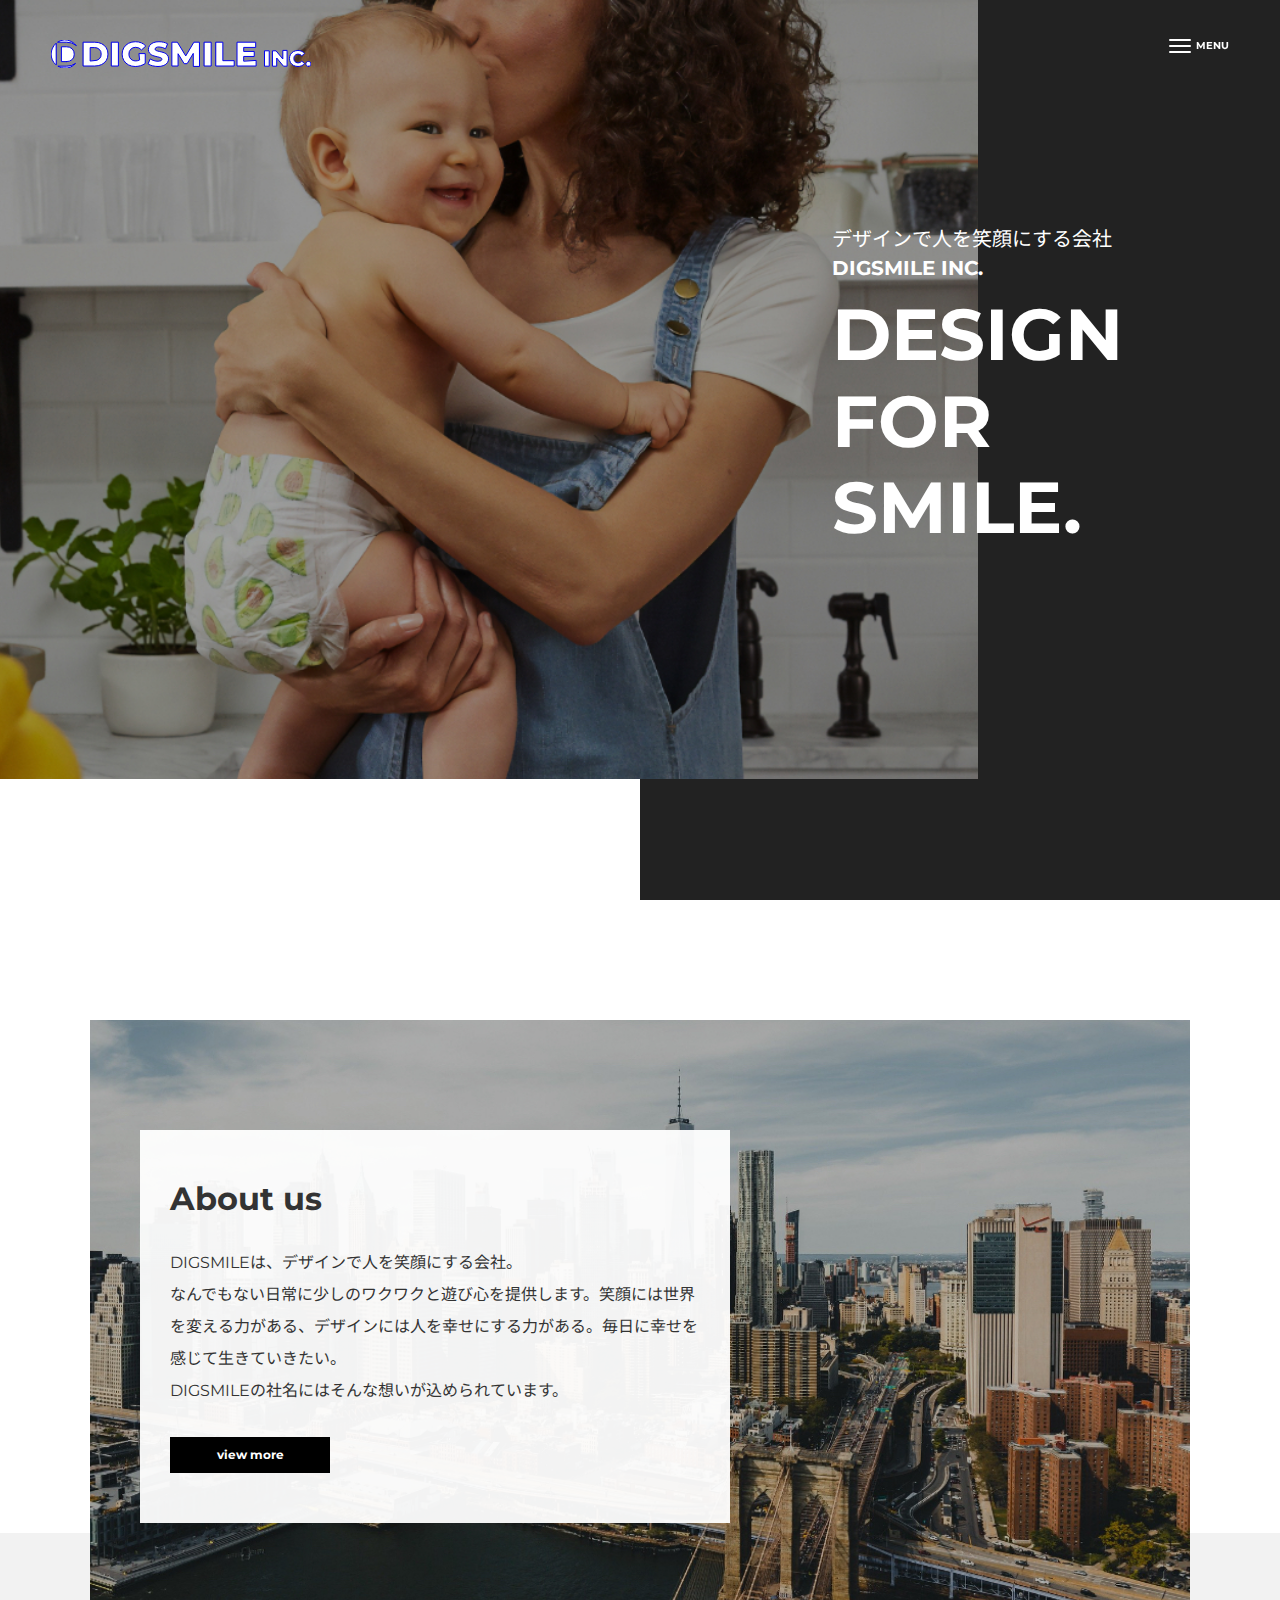
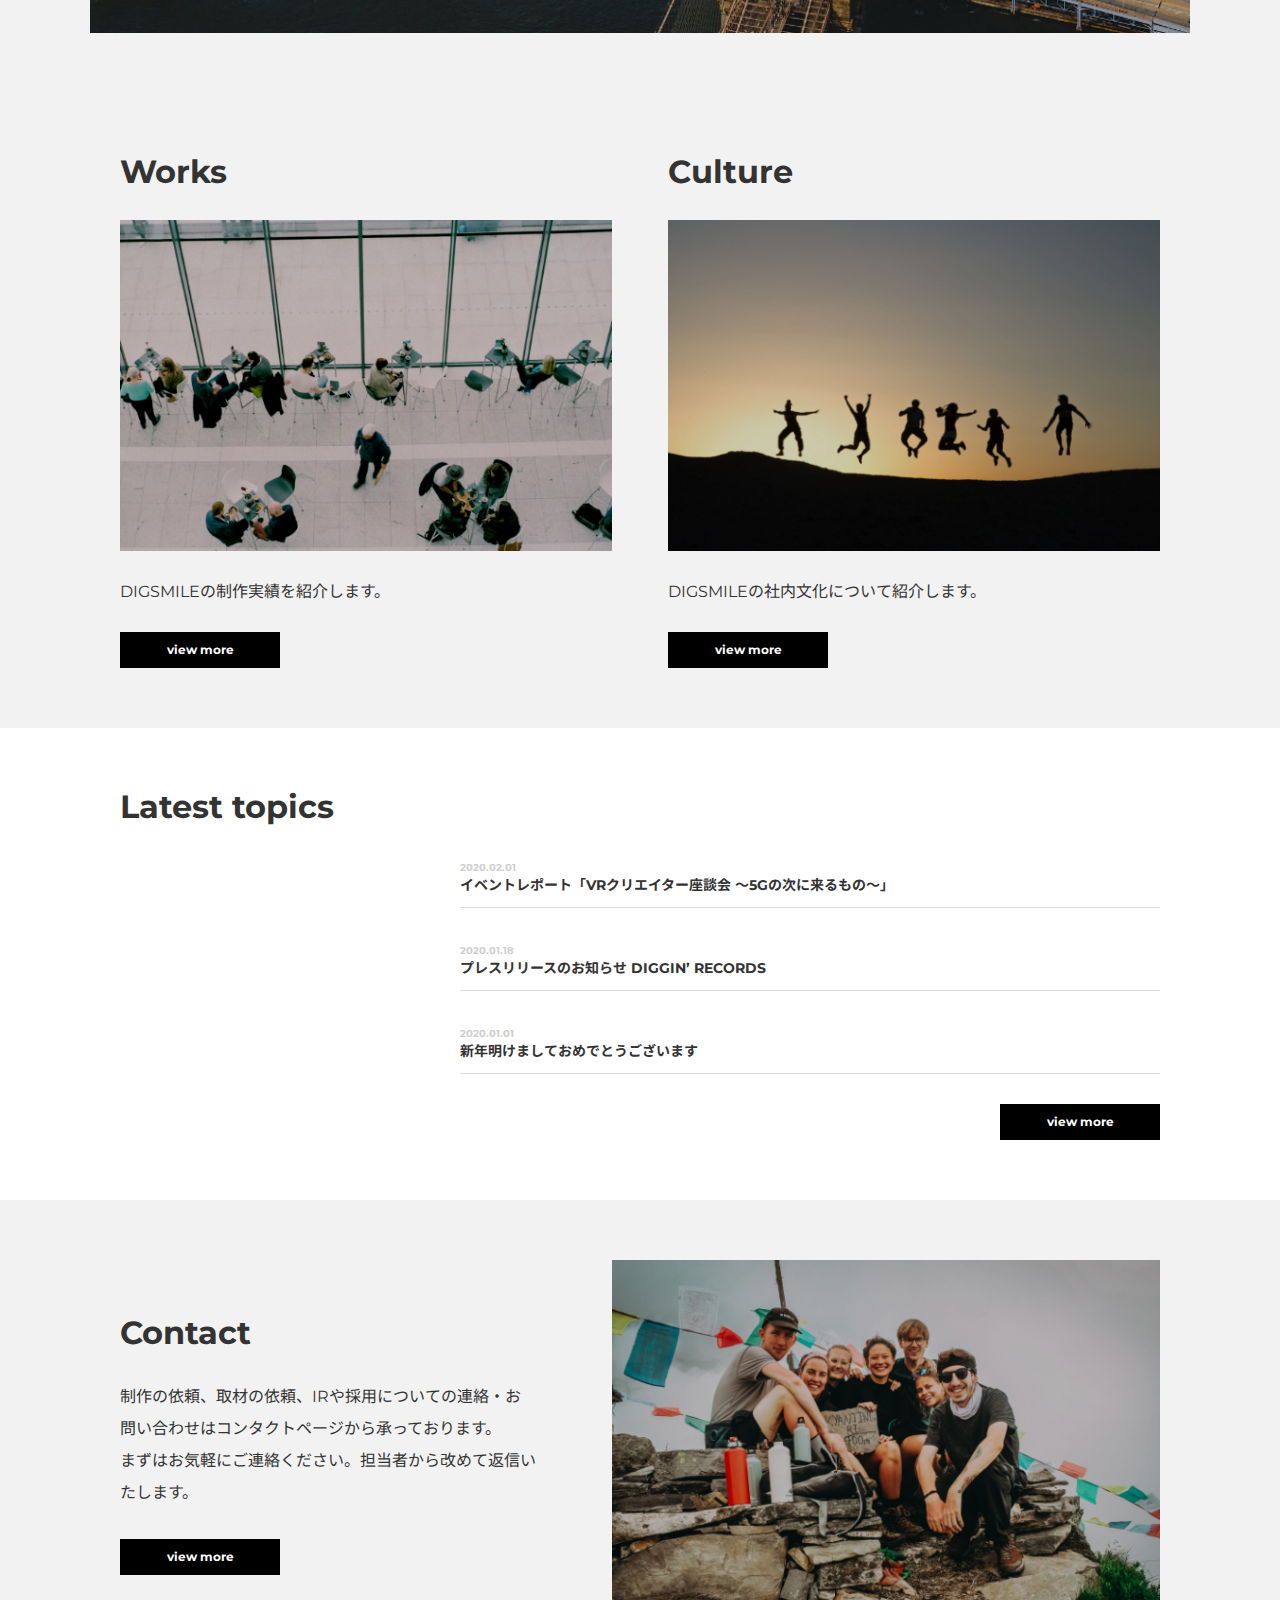
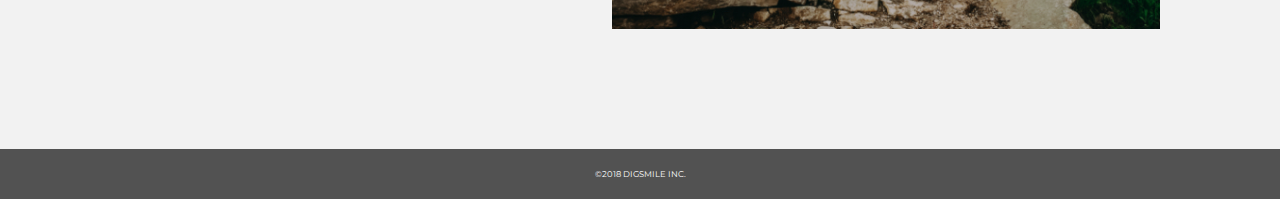
<file: cresta-third/index.html>
<!DOCTYPE html>
<html lang="ja">

<head>
  <meta charset="UTF-8">
  <meta name="viewport" content="width=device-width, initial-scale=1.0">
  <meta http-equiv="X-UA-Compatible" content="ie=edge">
  <title>DIGSMILE inc. | TOP</title>
  <link rel="stylesheet" href="../css/reset.css">
  <link href="https://fonts.googleapis.com/css?family=Montserrat:400,700|Noto+Sans+JP:400,700&display=swap" rel="stylesheet">
  <link rel="preload" href="./css/style.css"  as="style" onload="this.onload=null;this.rel='stylesheet'">
  <script src="https://ajax.googleapis.com/ajax/libs/jquery/3.4.1/jquery.min.js" defer></script>
  <script src="./js/script.js" defer></script>
</head>

<body>
  <!-- header -->
  <header class="header flex-box">
    <h1 class="site-title">
      <a href="./index.html">
        <svg xmlns="http://www.w3.org/2000/svg" width="260" height="28.204" viewBox="0 0 260 28.204">
          <g id="site-logo" transform="translate(-59 -29)">
            <path id="前面オブジェクトで型抜き_1" data-name="前面オブジェクトで型抜き 1" d="M14,35.2A13.9,13.9,0,0,1,6.785,33.19h8.848a14.228,14.228,0,0,0,8.847-2.739A13.97,13.97,0,0,1,14,35.2ZM4.822,31.752h0a14.17,14.17,0,0,1,0-21.3Zm10.54-3.117H10.33V13.771h5.032a8.094,8.094,0,0,1,5.682,1.994,7.233,7.233,0,0,1,2.138,5.439,7.234,7.234,0,0,1-2.138,5.439,8.093,8.093,0,0,1-5.682,1.99ZM25.007,12.39a13.9,13.9,0,0,0-9.373-3.174H6.463a13.932,13.932,0,0,1,13.76-.749,14.157,14.157,0,0,1,4.785,3.922Z" transform="translate(59 22)" fill="#fff" />
            <path id="DIGSMILE" d="M2.38-23.8H13.634a15.731,15.731,0,0,1,6.936,1.465,11.018,11.018,0,0,1,4.692,4.155,11.723,11.723,0,0,1,1.666,6.3,11.723,11.723,0,0,1-1.666,6.3A11.018,11.018,0,0,1,20.57-1.423,15.731,15.731,0,0,1,13.634.042H2.38ZM13.362-5.34a6.893,6.893,0,0,0,4.913-1.737,6.262,6.262,0,0,0,1.853-4.8,6.262,6.262,0,0,0-1.853-4.8,6.893,6.893,0,0,0-4.913-1.737H9.112V-5.34ZM30.634-23.8h6.732V.042H30.634ZM58.276-12.39h5.95v9.877A15.5,15.5,0,0,1,59.534-.265a18.642,18.642,0,0,1-5.3.783A14.166,14.166,0,0,1,47.5-1.065a11.8,11.8,0,0,1-4.692-4.411,12.18,12.18,0,0,1-1.7-6.4,12.18,12.18,0,0,1,1.7-6.4,11.747,11.747,0,0,1,4.726-4.411,14.514,14.514,0,0,1,6.834-1.584,15.2,15.2,0,0,1,5.984,1.124,11.536,11.536,0,0,1,4.42,3.236l-4.284,3.883a7.546,7.546,0,0,0-5.78-2.657,6.693,6.693,0,0,0-4.93,1.856,6.67,6.67,0,0,0-1.87,4.955,7.208,7.208,0,0,0,.85,3.525,6.1,6.1,0,0,0,2.38,2.418,6.969,6.969,0,0,0,3.5.868,8.588,8.588,0,0,0,3.638-.783ZM77.044.519A21.967,21.967,0,0,1,71.434-.2,13.786,13.786,0,0,1,67.014-2.1l2.21-4.973a14.289,14.289,0,0,0,3.706,1.7,14.086,14.086,0,0,0,4.148.647q3.876,0,3.876-1.941a1.607,1.607,0,0,0-1.105-1.516A20.3,20.3,0,0,0,76.3-9.222a33.866,33.866,0,0,1-4.488-1.243,7.554,7.554,0,0,1-3.094-2.129,5.758,5.758,0,0,1-1.292-3.951,6.848,6.848,0,0,1,1.19-3.934,7.965,7.965,0,0,1,3.553-2.776,14.6,14.6,0,0,1,5.8-1.022,20.415,20.415,0,0,1,4.624.528A14.146,14.146,0,0,1,86.6-22.2l-2.074,5.007a13.837,13.837,0,0,0-6.6-1.839,5.522,5.522,0,0,0-2.924.6,1.787,1.787,0,0,0-.918,1.55,1.536,1.536,0,0,0,1.088,1.43,19.646,19.646,0,0,0,3.5.988,32.762,32.762,0,0,1,4.5,1.243,7.779,7.779,0,0,1,3.094,2.112,5.646,5.646,0,0,1,1.309,3.934A6.714,6.714,0,0,1,86.394-3.3,8.114,8.114,0,0,1,82.824-.52,14.418,14.418,0,0,1,77.044.519ZM112.336.042l-.068-12.636-6.12,10.286h-2.992L97.07-12.253V.042H90.848V-23.8H96.39l8.364,13.76,8.16-13.76h5.542L118.524.042ZM123.454-23.8h6.732V.042h-6.732Zm11.7,0h6.732V-5.305h11.356V.042H135.15Zm40.018,18.63V.042H156.06V-23.8h18.666v5.211h-12v4.019H173.3v5.041H162.724v4.359Z" transform="translate(89 55)" fill="#fff" />
            <path id="INC." d="M1.54-15.4H5.9V0H1.54Zm22.22,0V0H20.174l-6.8-8.206V0H9.108V-15.4h3.586l6.8,8.206V-15.4ZM34.628.308A9.114,9.114,0,0,1,30.283-.715a7.65,7.65,0,0,1-3.025-2.849,7.858,7.858,0,0,1-1.1-4.136,7.858,7.858,0,0,1,1.1-4.136,7.65,7.65,0,0,1,3.025-2.849,9.114,9.114,0,0,1,4.345-1.023,9.326,9.326,0,0,1,3.806.748A7.323,7.323,0,0,1,41.25-12.8L38.478-10.3a4.56,4.56,0,0,0-3.63-1.8,4.48,4.48,0,0,0-2.233.55A3.817,3.817,0,0,0,31.1-10a4.773,4.773,0,0,0-.539,2.3A4.773,4.773,0,0,0,31.1-5.4,3.817,3.817,0,0,0,32.615-3.85a4.48,4.48,0,0,0,2.233.55,4.56,4.56,0,0,0,3.63-1.8L41.25-2.6A7.323,7.323,0,0,1,38.434-.44,9.326,9.326,0,0,1,34.628.308ZM45.1.2a2.462,2.462,0,0,1-1.782-.7,2.377,2.377,0,0,1-.726-1.782,2.35,2.35,0,0,1,.715-1.782A2.5,2.5,0,0,1,45.1-4.752a2.485,2.485,0,0,1,1.8.682,2.369,2.369,0,0,1,.7,1.782,2.4,2.4,0,0,1-.715,1.782A2.452,2.452,0,0,1,45.1.2Z" transform="translate(271.392 55.205)" fill="#fff" />
          </g>
        </svg>
      </a>
    </h1>
    <nav class="header-nav">
      <ul class="nav-list">
        <li class="nav-item"><a href="./"><img src="./images/simbol-logo.svg" alt="DIGSMILE INC."></a></li>
        <li class="nav-item"><a href="./about/">About us</a></li>
        <li class="nav-item"><a href="#works">Works</a></li>
        <li class="nav-item"><a href="#culture">Culture</a></li>
        <li class="nav-item"><a href="#topics">Topics</a></li>
        <li class="nav-item"><a href="./contact/">Contact</a></li>
      </ul>
    </nav>
    <button class="burger-btn">
      <span class="bars">
        <span class="bar bar_top"></span>
        <span class="bar bar_mid"></span>
        <span class="bar bar_bottom"></span>
      </span>
      <span class="menu">menu</span>
    </button>
    <span class="burger-musk"></span>
  </header>
  <!-- //header -->

  <!-- main -->
  <main>
    <!-- fv -->
    <div class="fv">
      <div class="kv-wrapper">
        <div class="copy-wrapper">
          <p class="copy_jp">デザインで人を笑顔にする会社</p>
          <p class="copy_company">DIGSMILE INC.</p>
          <p class="main-copy">
            Design<br>
            for<br>
            smile.
          </p>
        </div>
      </div>
    </div>
    <!-- //fv -->

    <!-- about -->
    <section class="section-wrapper">
      <div class="content-wrapper about-bg">
        <div class="about-content">
          <h2 class="section-title">About us</h2>
          <p class="section-text lines">
            DIGSMILEは、デザインで人を笑顔にする会社。<br>
            なんでもない日常に少しのワクワクと遊び心を提供します。笑顔には世界を変える力がある、デザインには人を幸せにする力がある。毎日に幸せを感じて生きていきたい。<br>
            DIGSMILEの社名にはそんな想いが込められています。
          </p>
          <a href="./about/" class="link-btn">view more</a>
        </div>
      </div>
    </section>
    <!-- //about -->

    <div class="gray-bg l-section-wrapper">
      <div class="flex-box l-content-wrapper">
        <!-- Works -->
        <section id="works" class="s-section-wrapper">
          <div class="s-content-wrapper">
            <h2 class="section-title">Works</h2>
            <div class="section-img-wrapper"><img src="./images/works-img.jpg" alt="黒と白の椅子や机が並んでいるテラスの写真"></div>
            <p>DIGSMILEの制作実績を紹介します。</p>
            <a href="#!" class="link-btn">view more</a>
          </div>
        </section class="section-wrapper">
        <!-- //Works -->

        <!-- Clture -->
        <section id="culture" class="s-section-wrapper">
          <div class="s-content-wrapper">
            <h2 class="section-title">Culture</h2>
            <div class="section-img-wrapper"><img src="./images/culture-img.jpg" alt="夕焼けをバックに飛び跳ねる6人の人物のシルエット"></div>
            <p>DIGSMILEの社内文化について紹介します。</p>
            <a href="#!" class="link-btn">view more</a>
          </div>
        </section>
        <!-- //Clture -->
      </div>
    </div>

    <!-- topics -->
    <section id="topics" class="section-wrapper">
      <div class="content-wrapper">
        <h2 class="section-title">Latest topics</h2>
        <ul class="topics-list ml-auto">
          <li class="topics-item">
            <a href="#!">
              <time class="topics-date">2020.02.01</time>
              <h3 class="topics-title">イベントレポート「VRクリエイター座談会 〜5Gの次に来るもの〜」</h3>
            </a>
          </li class="topics-item">
          <li class="topics-item">
            <a href="#!">
              <time class="topics-date">2020.01.18</time>
              <h3 class="topics-title">プレスリリースのお知らせ DIGGIN’ RECORDS</h3>
            </a>
          </li>
          <li class="topics-item">
            <a href="#!">
              <time class="topics-date">2020.01.01</time>
              <h3 class="topics-title">新年明けましておめでとうございます</h3>
            </a>
          </li>
        </ul>
        <a href="#!" class="link-btn ml-auto">view more</a>
      </div>
    </section>
    <!-- //topics -->

    <!-- Contact -->
    <section id="contact" class="section-wrapper gray-bg">
      <div class="content-wrapper flex-box">
        <div class="contact-content">
          <h2 class="section-title">Contact</h2>
          <p class="contact-text lines">
            制作の依頼、取材の依頼、IRや採用についての連絡・お問い合わせはコンタクトページから承っております。<br>
            まずはお気軽にご連絡ください。担当者から改めて返信いたします。
          </p>
          <a href="./contact/" class="link-btn">view more</a>
        </div>
        <div class="contact-img-wrapper"><img src="./images/contact-img.jpg" alt="屋外での集合写真"></div>
      </div>
    </section>
    <!-- //Contact -->

  </main>
  <!-- //main -->

  <!-- footer -->
  <footer class="footer">
    <small>&copy;2018 DIGSMILE INC.</small>
  </footer>
  <!-- //footer -->
</body>
</html>
</file>
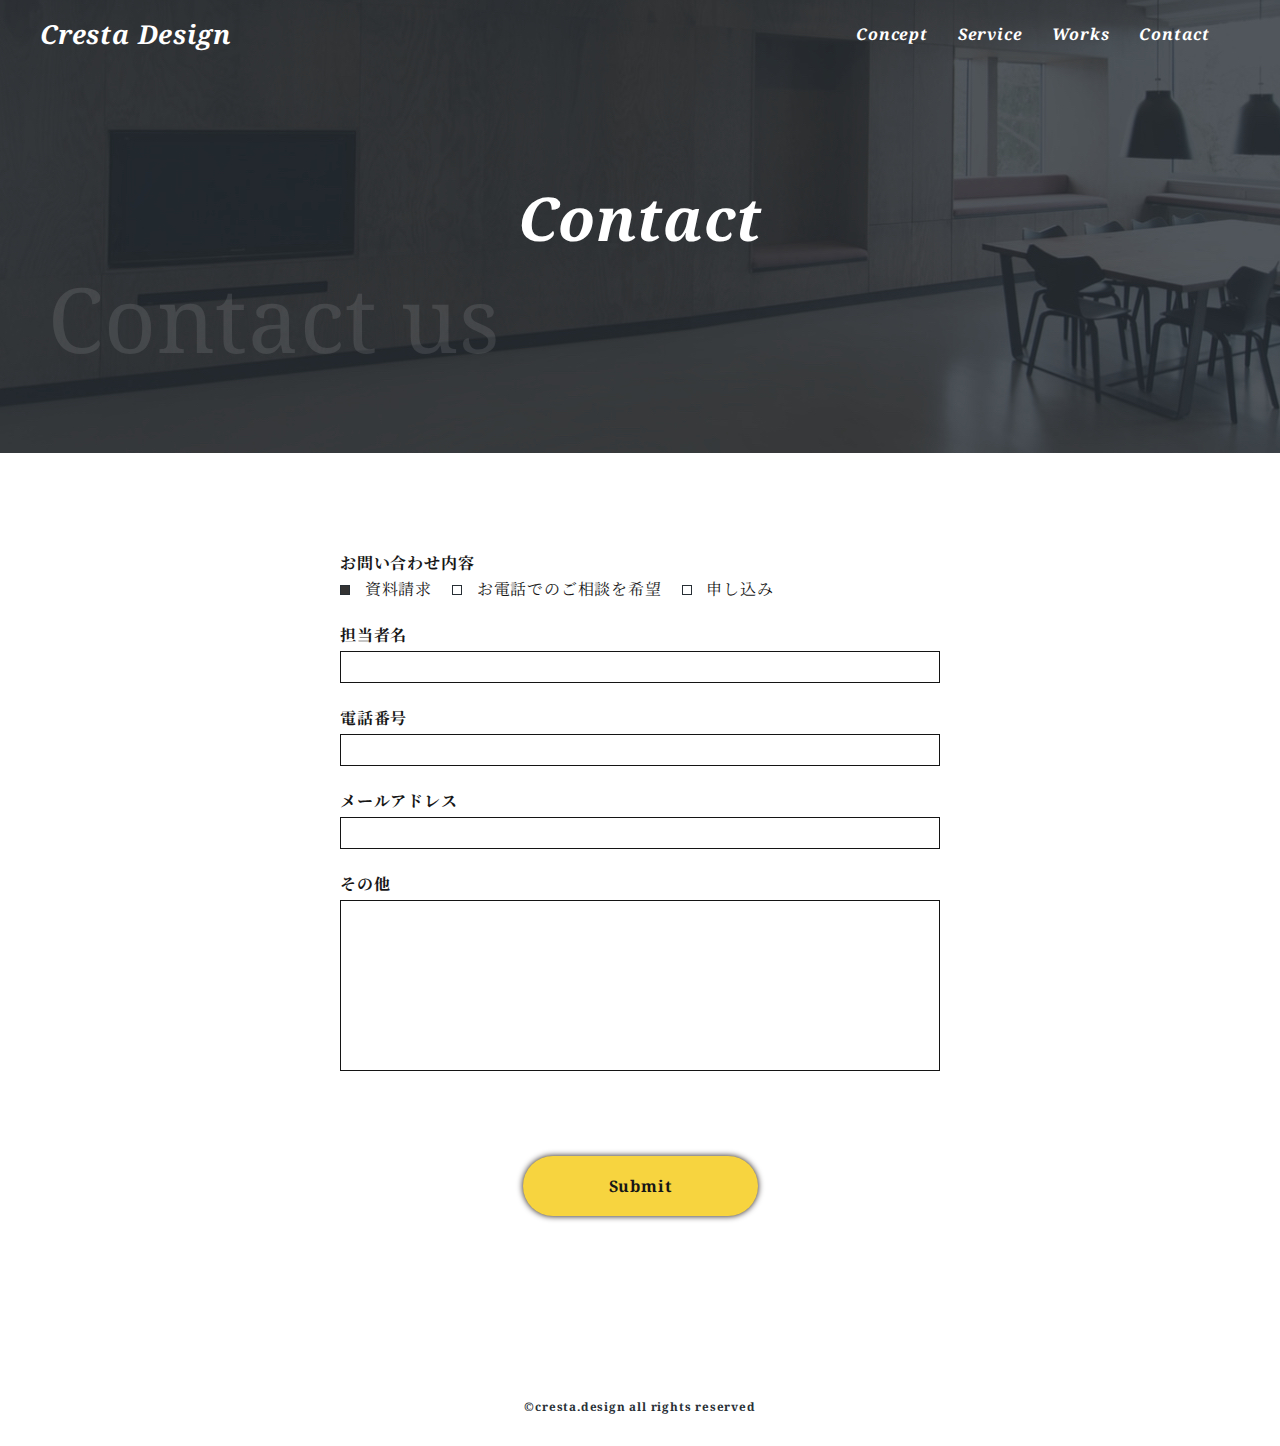
<file: cresta-second/contact/index.html>
<!DOCTYPE html>
<html lang="ja">
<head>
  <meta charset="UTF-8">
  <meta name="viewport" content="width=device-width, initial-scale=1.0">
  <meta http-equiv="X-UA-Compatible" content="ie=edge">
  <title>Cresta Design | お問い合わせ</title>
  <link href="https://fonts.googleapis.com/css?family=Noto+Serif+JP:400,700|Noto+Serif:400,700,700i&display=swap&subset=japanese" rel="stylesheet">
  <link rel="stylesheet" href="../../css/reset.css">
  <link rel="preload" href="css/style.css" as="style" onload="this.onload=null;this.rel='stylesheet'">
  <script src="https://ajax.googleapis.com/ajax/libs/jquery/3.4.1/jquery.min.js" defer></script>
  <script src="../js/script.js" defer></script>
</head>
<body>
  <!-- header -->
  <header class="header">
    <div class="header-inner">
      <h1 class="site-title"><a href="../">Cresta Design</a></h1>
      <nav class="header-nav">
        <ul class="nav-list">
          <li class="nav-item"><a href="../index.html#concept">Concept</a></li>
          <li class="nav-item"><a href="../index.html#service">Service</a></li>
          <li class="nav-item"><a href="../index.html#works">Works</a></li>
          <li class="nav-item"><a href="#!">Contact</a></li>
        </ul>
      </nav>
      <button class="burger-btn">
        <span class="bar bar_top"></span>
        <span class="bar bar_mid"></span>
        <span class="bar bar_bottom"></span>
      </button>
    </div>
  </header>
  <!-- //header -->

  <!-- main -->
  <main>
    <!-- page-title -->
    <div class="page-title-wrapper">
      <h2 class="page-title">Contact</h2>
      <div class="page-title-bottom">Contact us</div>
    </div>
    <!-- //page-title -->
    <!-- form -->
    <form action="" class="form-wrapper">
      <ul class="form-list">
        <li class="form-item">
          <label for="" class="form-label">お問い合わせ内容</label>
          <ul class="checkbox-list">
            <li class="checkbox-item">
              <input type="checkbox" class="checkbox" name="contact-type" id="document" checked>
              <label for="document">資料請求</label>
            </li>
            <li class="checkbox-item">
              <input type="checkbox" class="checkbox" name="contact-type" id="phone">
              <label for="phone">お電話でのご相談を希望</label>
            </li>
            <li class="checkbox-item">
              <input type="checkbox" class="checkbox" name="contact-type" id="application">
              <label for="application">申し込み</label>
            </li>
          </ul>
        </li class="form-item">
        <li class="form-item">
          <label for="" class="form-label">担当者名</label>
          <input type="text" class="input-text">
        </li>
        <li class="form-item">
          <label for="" class="form-label">電話番号</label>
          <input type="text" class="input-text">
        </li>
        <li class="form-item">
          <label for="" class="form-label">メールアドレス</label>
          <input type="text" class="input-text">
        </li>
        <li class="form-item">
          <label for="" class="form-label">その他</label>
          <textarea class="textarea"></textarea>
        </li>
      </ul>
      <input type="submit" class="submit-btn" value="Submit">
    </form>
    <!-- //form -->

  </main>
  <!-- //main -->

  <!-- footer -->
  <footer class="footer">
    <small>&copy;cresta.design all rights reserved</small>
  </footer>
  <!-- //footer -->
</body>
</html>
</file>
<file: cresta-third/css/style.css>
@charset "UTF-8";html{font-size:62.5%}body{font-size:1.6rem;font-family:"Montserrat","Noto Sans JP",sans-serif;color:#333}@media (max-width:821px){body{font-size:1.4rem}}img,svg{width:100%;vertical-align:bottom}a{text-decoration:none;display:inline-block}a:hover{opacity:0.7;transition:0.3s}button{background-color:transparent;border:none;cursor:pointer;outline:none;padding:0;appearance:none}.section-wrapper{padding:60px 0}@media (max-width:821px){.section-wrapper{padding:40px 0}}.flex-box{display:flex;justify-content:space-between;align-items:center}.content-wrapper{max-width:1100px;padding:0 30px;margin:0 auto}.section-title{font-size:3.2rem;font-weight:bold;margin-bottom:30px}.link-btn{color:#fff;background-color:#000;width:160px;line-height:36px;font-size:1.2rem;display:block;text-align:center;font-weight:bold;margin-top:30px}.gray-bg{background-color:#f2f2f2}.lines{line-height:2}.site-title{width:260px;position:fixed;top:38px;left:4vw;z-index:1}@media (max-width:821px){.site-title{width:180px;top:21px}}.site-title.black svg path{fill:#333;transition:fill 0.3s}.header-nav{font-weight:bold;font-size:2rem;position:fixed;top:0;right:0;height:100vh;width:36.1vw;text-align:center;padding:120px 0 0;background-color:rgba(34,34,34,0.95);z-index:2;transform:translateX(100%);opacity:0;transition:transform 0.3s,opacity 0.3s}@media (max-width:821px){.header-nav{width:67.7vw}}.nav-item{margin-bottom:30px}.nav-item:first-of-type{margin-bottom:40px}.nav-item:last-of-type{margin-bottom:0}.header-nav a{color:#fff}.burger-btn{display:flex;align-items:center;position:fixed;top:38px;right:4vw;z-index:3}@media (max-width:821px){.burger-btn{top:28px}}.bar{display:block;background-color:#fff;height:2px;width:22px;border-radius:1px}.bar_top{transform:translateY(-4px);transition:transform 0.3s}.bar_bottom{transform:translateY(4px);transition:transform 0.3s}.menu{display:block;font-size:1rem;text-transform:uppercase;color:#fff;font-weight:bold;margin-left:5px}.bar.cross.bar_top{transform:translateY(2px) rotate(30deg);transition:transform 0.3s}.bar.cross.bar_mid{opacity:0;transition:opacity 0.3s}.bar.cross.bar_bottom{transform:translateY(-2px) rotate(-30deg);transition:transform 0.3s}body.noscroll{overflow:hidden}.header-nav.open{transform:translateX(0);opacity:1;transition:transform 0.3s,opacity 0.3s}.burger-musk{display:none;height:100vh;width:100vw;position:fixed;top:0;left:0;background-color:rgba(0,0,0,0.5);z-index:1}.burger-btn.black .bar{background-color:#333;transition:background-color 0.3s}.burger-btn.black .menu{color:#333;transition:color 0.3s}.footer{line-height:50px;background-color:#525252;text-align:center;color:#fff;font-size:1rem}.fv{height:100vh}.fv:after{content:"";display:block;position:absolute;top:0;right:0;background-color:#222;width:50%;height:100%;z-index:-1}.kv-wrapper{height:86.5%;width:76.4%;background-image:url(../images/kv-img.jpg);background-size:cover;background-position:center 0;position:relative}.copy-wrapper{position:absolute;top:50%;right:0;transform:translate(50%,-50%);color:#fff}@media (max-width:821px){.copy-wrapper{right:-15%;transform:translate(0,-50%)}}.copy_jp{font-size:2rem;margin-bottom:4px}@media (max-width:821px){.copy_jp{font-size:1.6rem}}.copy_company{font-size:2rem;margin-bottom:10px;font-weight:bold}@media (max-width:821px){.copy_company{font-size:1.6rem}}.main-copy{font-size:7.2rem;line-height:1.2;font-weight:bold;text-transform:uppercase}@media (max-width:821px){.main-copy{font-size:5.4rem}}.section-wrapper:first-of-type{padding-top:120px;position:relative}.section-wrapper:first-of-type:after{content:"";width:100vw;height:160px;display:block;background-color:#f2f2f2;position:absolute;bottom:0;z-index:-1}.about-bg{background-image:url(../images/about-img.jpg);background-size:cover;background-repeat:no-repeat;background-position:center;padding:110px 0 110px 50px}.about-content{max-width:590px;padding:50px 30px;box-sizing:border-box;background-color:rgba(255,255,255,0.95)}@media (max-width:821px){.about-content{margin:0 auto}}.l-section-wrapper{padding:60px 0}@media (max-width:821px){.l-section-wrapper{padding:40px 0}}.l-content-wrapper{max-width:1100px;padding:0 30px;margin:0 auto}@media (max-width:821px){.l-content-wrapper{flex-direction:column;align-items:flex-start;padding:0 4vw}}.s-section-wrapper{width:47.3%}@media (max-width:821px){.s-section-wrapper{width:520px;max-width:100%}.s-section-wrapper:first-of-type{margin-bottom:80px}}.section-img-wrapper{margin-bottom:30px}.topics-list{max-width:700px}.topics-item{padding-bottom:12px;border-bottom:1px solid #ddd;margin-bottom:30px}@media (max-width:821px){.topics-item{margin-bottom:20px}}.topics-date{color:#cecece;font-size:1rem;font-weight:bold}.topics-title{color:#333;font-size:1.4rem;font-weight:bold}@media (max-width:821px){.topics-title{font-size:1.2rem}}.ml-auto{margin-left:auto}@media (max-width:821px){.ml-auto{margin-left:0}}.section-wrapper:last-of-type{padding-bottom:120px}.contact-content{width:40%}@media (max-width:821px){.contact-content{width:440px;max-width:100%;margin-top:30px}}.contact-img-wrapper{width:52.7%}@media (max-width:821px){.contact-img-wrapper{width:520px;max-width:100%}.contact-img-wrapper:last-of-type{padding-bottom:80px}}@media (max-width:821px){.section-wrapper:first-of-type{padding:80px 0 4vw}.content-wrapper{flex-direction:column-reverse;align-items:flex-start;padding:0 4vw}.content-wrapper.about-bg{padding:50px 4vw}}
/*# sourceMappingURL=style.css.map */
</file>
<file: cresta-second/contact/css/style.css>
html{font-size:62.5%}body{font-size:1.6rem;letter-spacing:0.05em;font-family:"Noto Serif","Noto Serif JP",serif;color:#171717}img{vertical-align:bottom;width:100%}.section-wrapper{padding:100px 0 70px}@media (max-width:821px){.section-wrapper{padding:100px 0 40px}}.section-title{max-width:1000px;color:#282f35;font-size:6rem;font-style:italic;margin:0 auto 80px;padding:0 20px}@media (max-width:821px){.section-title{padding:0 4vw;font-size:3rem;margin-bottom:50px}.section-title:after{width:90px}}.section-title:after{content:"";display:inline-block;background-color:#282f35;width:200px;height:5px;margin-left:30px;vertical-align:middle}.section-title.text-white:after{background-color:#fff}.section-inner{max-width:1000px;margin:0 auto;padding:0 50px}@media (max-width:821px){.section-inner{padding:0 4vw}}.section-bottom{max-width:1200px;margin:0 auto;font-size:9rem;opacity:0.05}.section-bottom.text-white{opacity:0.1}@media (max-width:821px){.section-bottom{font-size:4rem;padding:0 4vw}}.text-right{text-align:right}.text-white{color:#fff}.link-btn{display:block;width:235px;line-height:60px;margin:0 auto 70px;background-color:#f7d43f;box-shadow:0 0 6px #1b1310;border-radius:30px;text-align:center;color:#171717;font-weight:bold;text-decoration:none;transition:0.3s}.link-btn:hover{opacity:0.7;transition:0.3s}@media (max-width:821px){.link-btn{margin-bottom:40px}}.sp-br{display:none}@media (max-width:821px){.sp-br{display:block}}@media (max-width:821px){.pc-br{display:none}}.header{padding:19px 30px;position:absolute;top:0;left:50%;z-index:1;transform:translateX(-50%);box-sizing:border-box;width:100%;transition:0.3s}@media (max-width:821px){.header{padding:30px 4vw 0}}@media (max-width:821px){.header-nav{display:none;position:fixed;top:0;left:0;width:100%;height:100vh;background-color:#282F35}}.header-inner{display:flex;justify-content:space-between;align-items:center;max-width:1200px;margin:0 auto}.header.fixed{position:fixed;background-color:#282f35;padding:30px;width:100%;transition:0.3s}.header a{color:#fff;text-decoration:none;transition:0.3s;font-weight:bold;font-style:italic}.header a:hover{opacity:0.7;transition:0.3s}.site-title{font-size:2.6rem}.nav-list{display:flex}@media (max-width:821px){.nav-list{height:100%;flex-direction:column;justify-content:center;align-items:center}}.nav-item{margin-right:30px}@media (max-width:821px){.nav-item{margin:0 0 30px}}.nav-item:last-of-type{margin-bottom:0}.burger-btn{display:none}@media (max-width:821px){.burger-btn{display:block;position:absolute;top:30px;right:4vw}.burger-btn .bar{display:block;height:3px;width:30px;background-color:#fff}}.burger-btn.cross .bar_top{transform:rotate(45deg) translate(8px,8px);transition:0.3s}.burger-btn.cross .bar_mid{opacity:0;transition:0.3s}.burger-btn.cross .bar_bottom{transform:rotate(-45deg) translate(8px,-8px);transition:0.3s}@media (max-width:821px){.bar_top{margin-bottom:8px}.bar_mid{margin-bottom:8px}body.noscroll{overflow:hidden}button{background-color:transparent;border:none;cursor:pointer;outline:none;padding:0;appearance:none}}.footer{padding:30px 0;text-align:center;font-size:1.4rem;font-weight:bold;color:#282F35}.form-wrapper{padding:100px 0 80px}.form-list{max-width:700px;margin:0 auto 80px;padding:0 50px}.form-item{margin-bottom:25px}.form-item:last-of-type{margin-bottom:0}.form-label{display:block;margin-bottom:5px;font-weight:bold}input,textarea{resize:none;appearance:none;-webkit-appearance:none;outline:none;border:1px solid #141414;width:100%}.input-text{color:#171717;padding:0px 8px;line-height:30px;box-sizing:border-box}.textarea{height:171px;color:#171717;padding:0px 8px;line-height:30px;box-sizing:border-box}.checkbox-list{display:flex}.checkbox-item{margin-right:20px}.checkbox,.checkbox-item label{cursor:pointer}.checkbox{border:#282f35 1px solid;height:10px;width:10px;margin-right:10px}.checkbox:checked{background-color:#333}.submit-btn{display:block;width:235px;line-height:60px;margin:0 auto 70px;background-color:#f7d43f;box-shadow:0 0 6px #1b1310;border-radius:30px;text-align:center;color:#171717;font-weight:bold;text-decoration:none;transition:0.3s;outline:none;appearance:none;border:none}.submit-btn:hover{opacity:0.7;transition:0.3s;cursor:pointer}.page-title-wrapper{height:453px;position:relative;background-image:url(../../images/contact-page-bgi.jpg)}.page-title{font-size:6rem;font-weight:bold;font-style:italic;text-align:center;padding-top:186px;color:#fff}.page-title-bottom{font-size:9rem;color:#fff;opacity:0.1;margin:20px 0 0 48px}
/*# sourceMappingURL=style.css.map */
</file>
